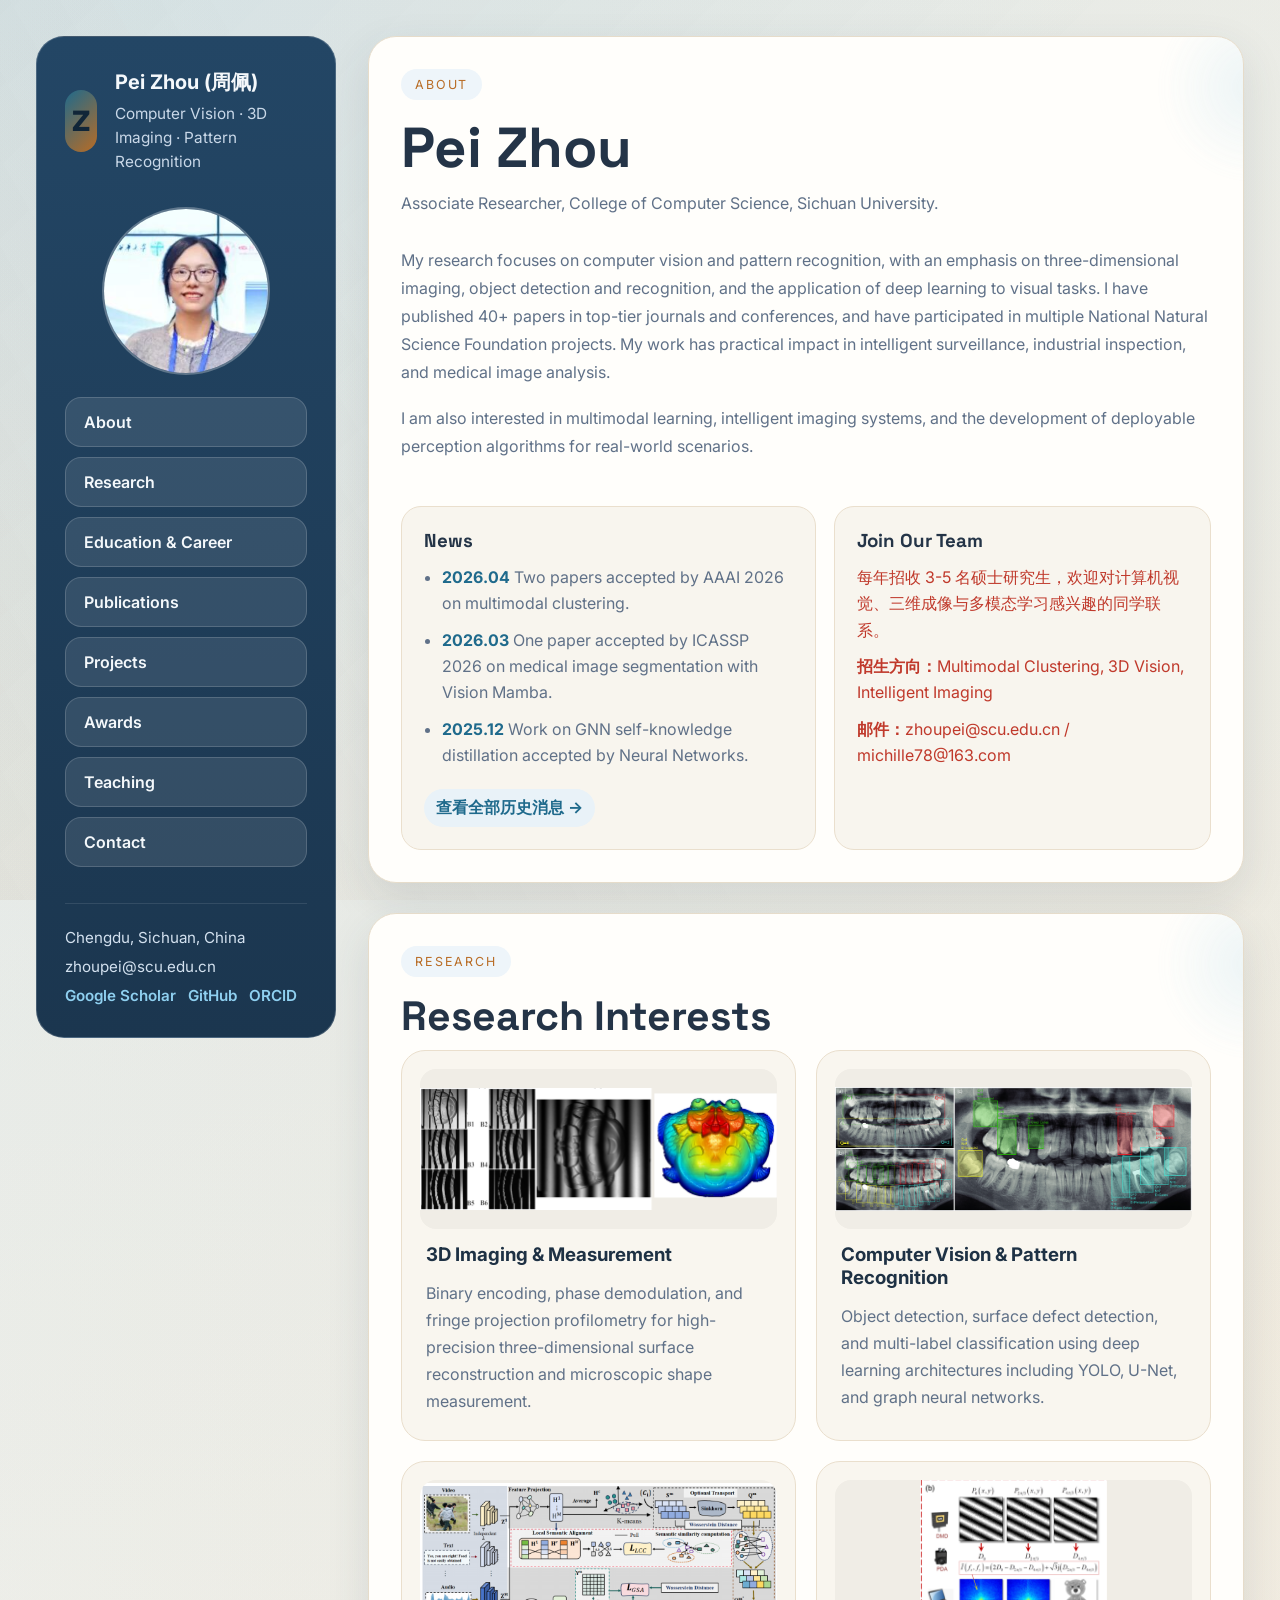
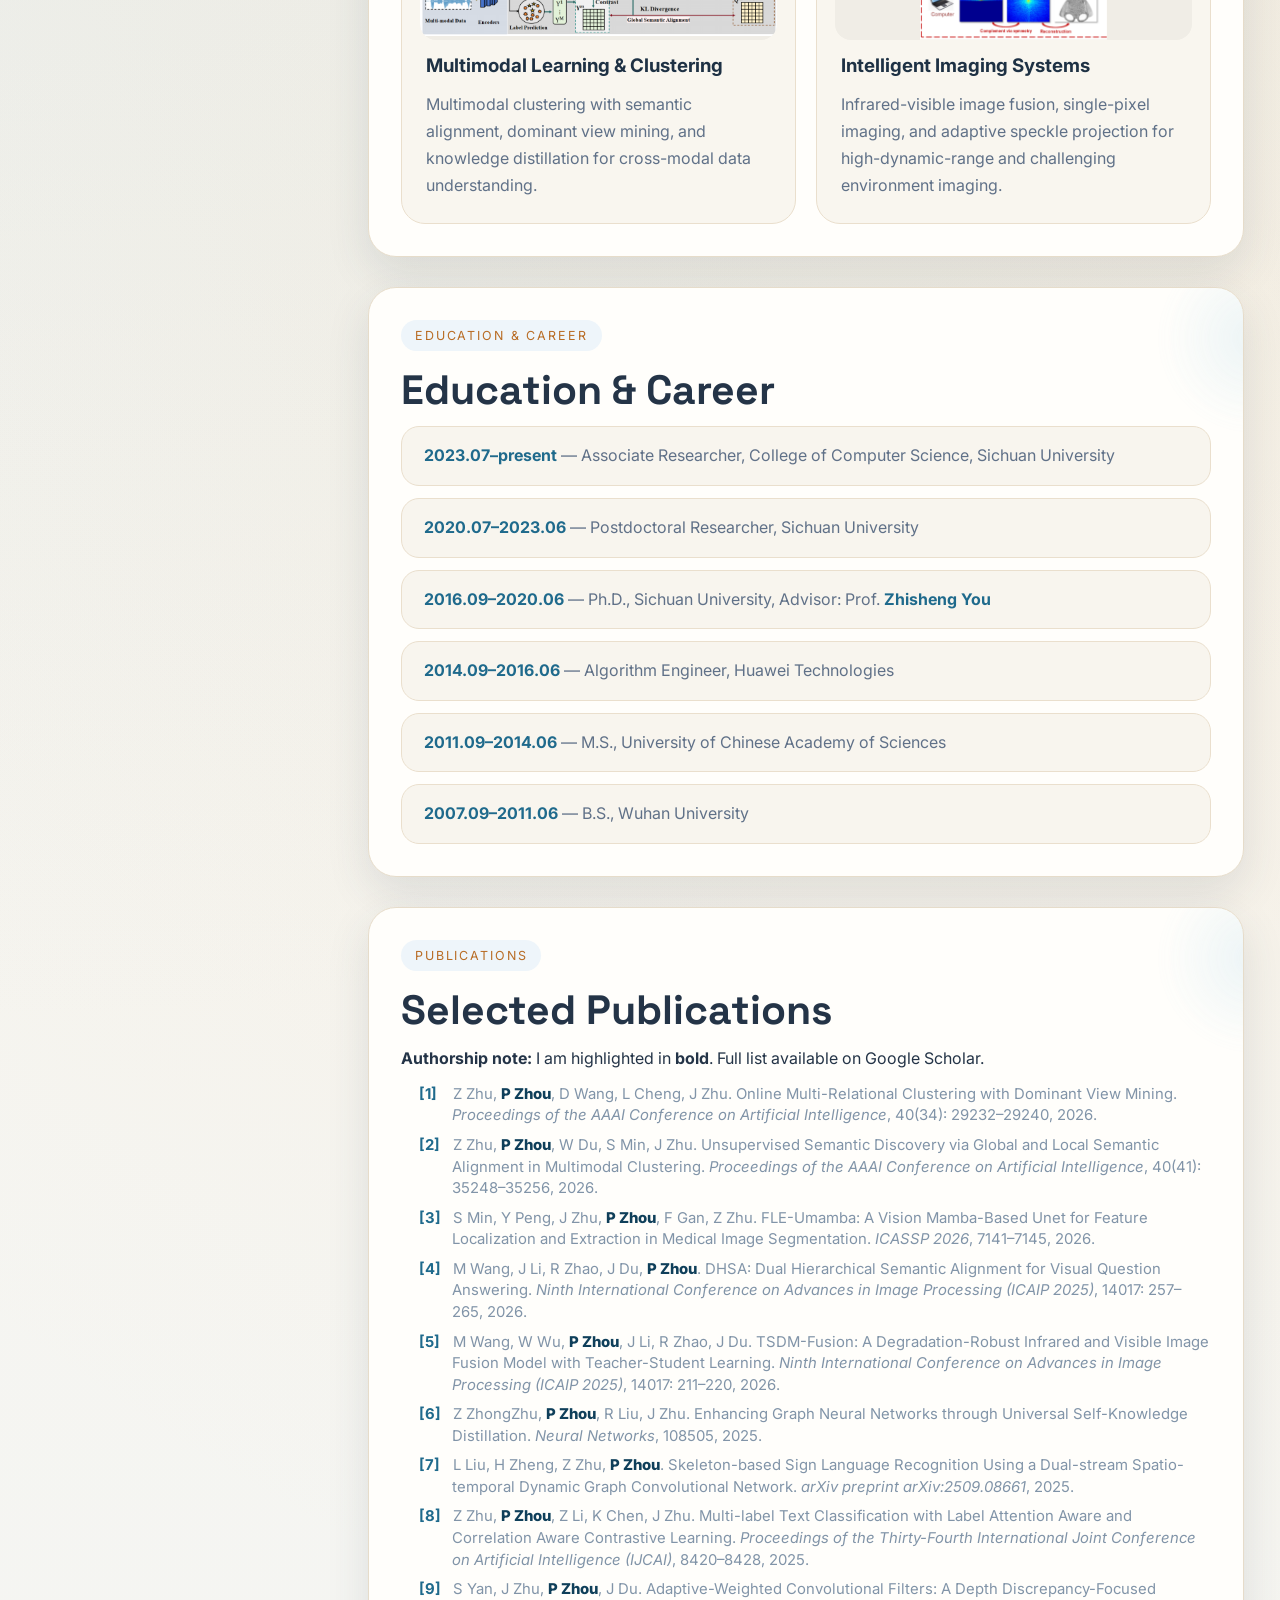
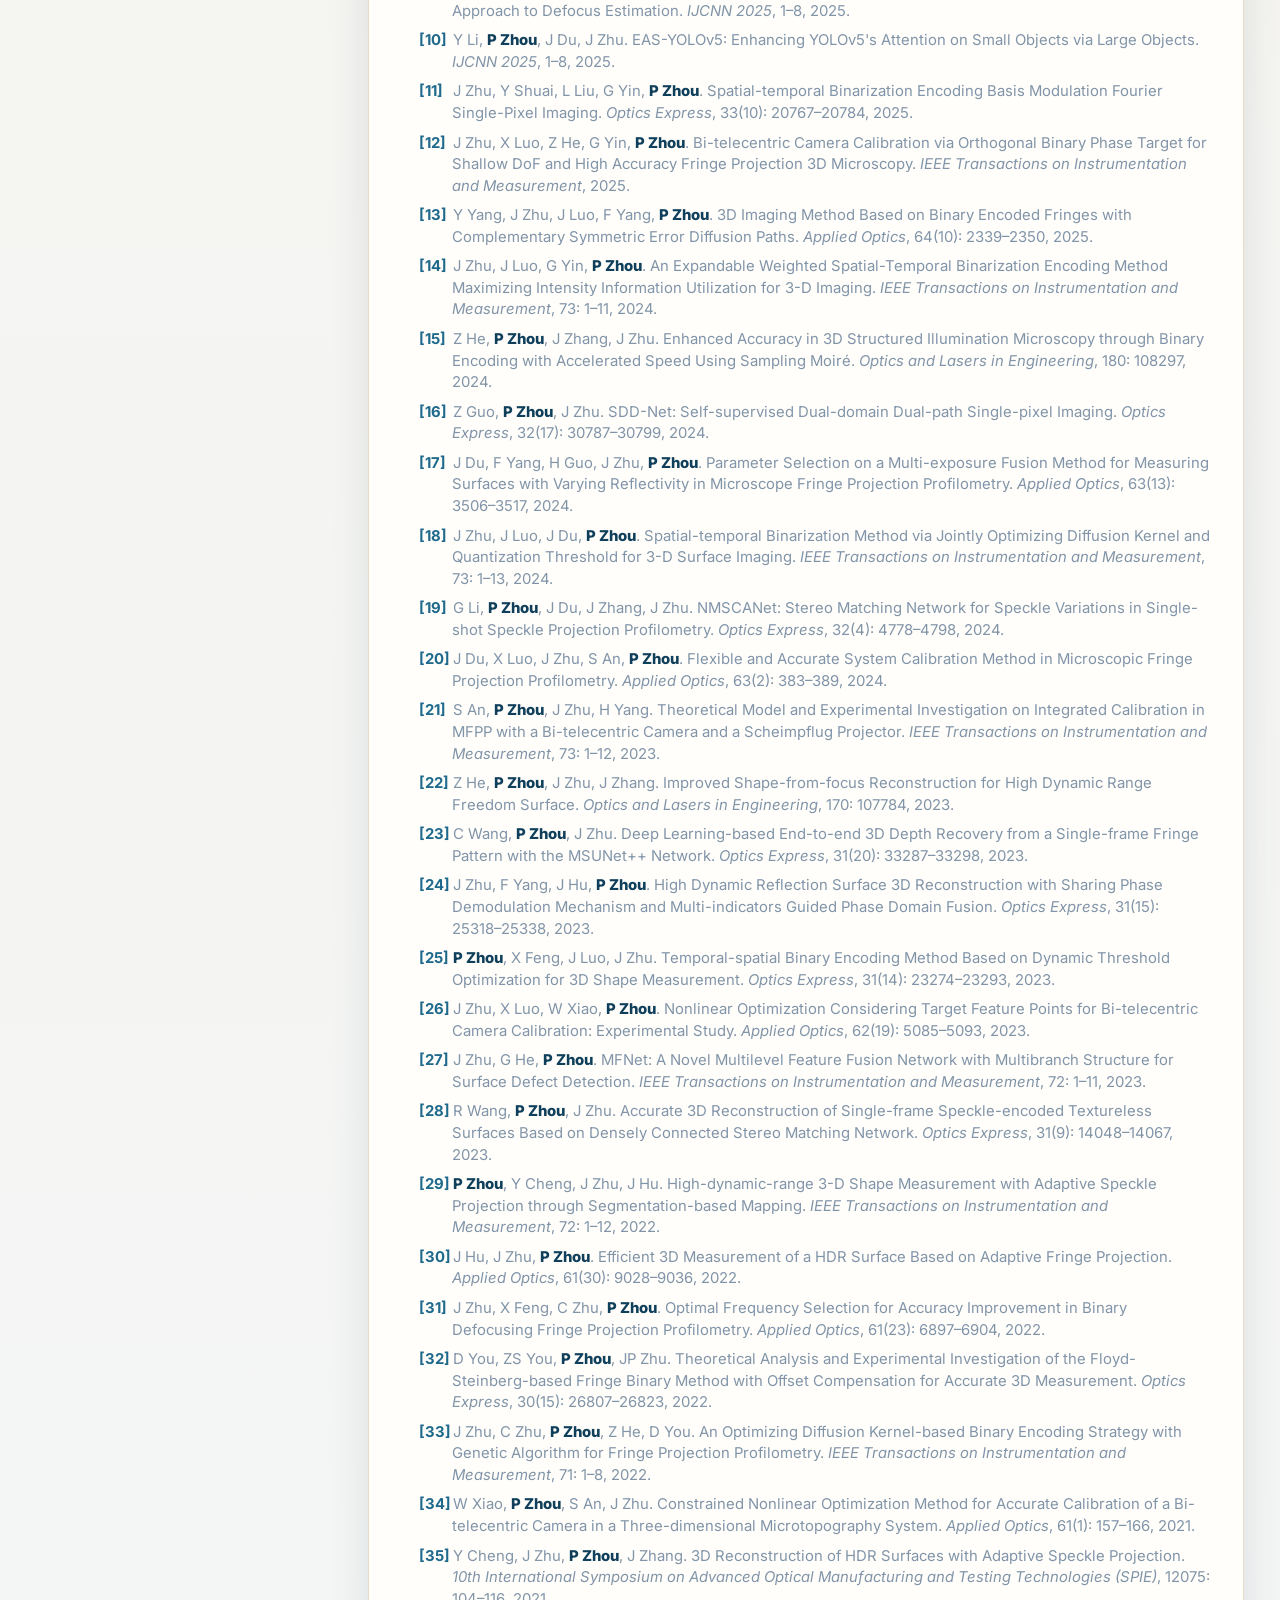
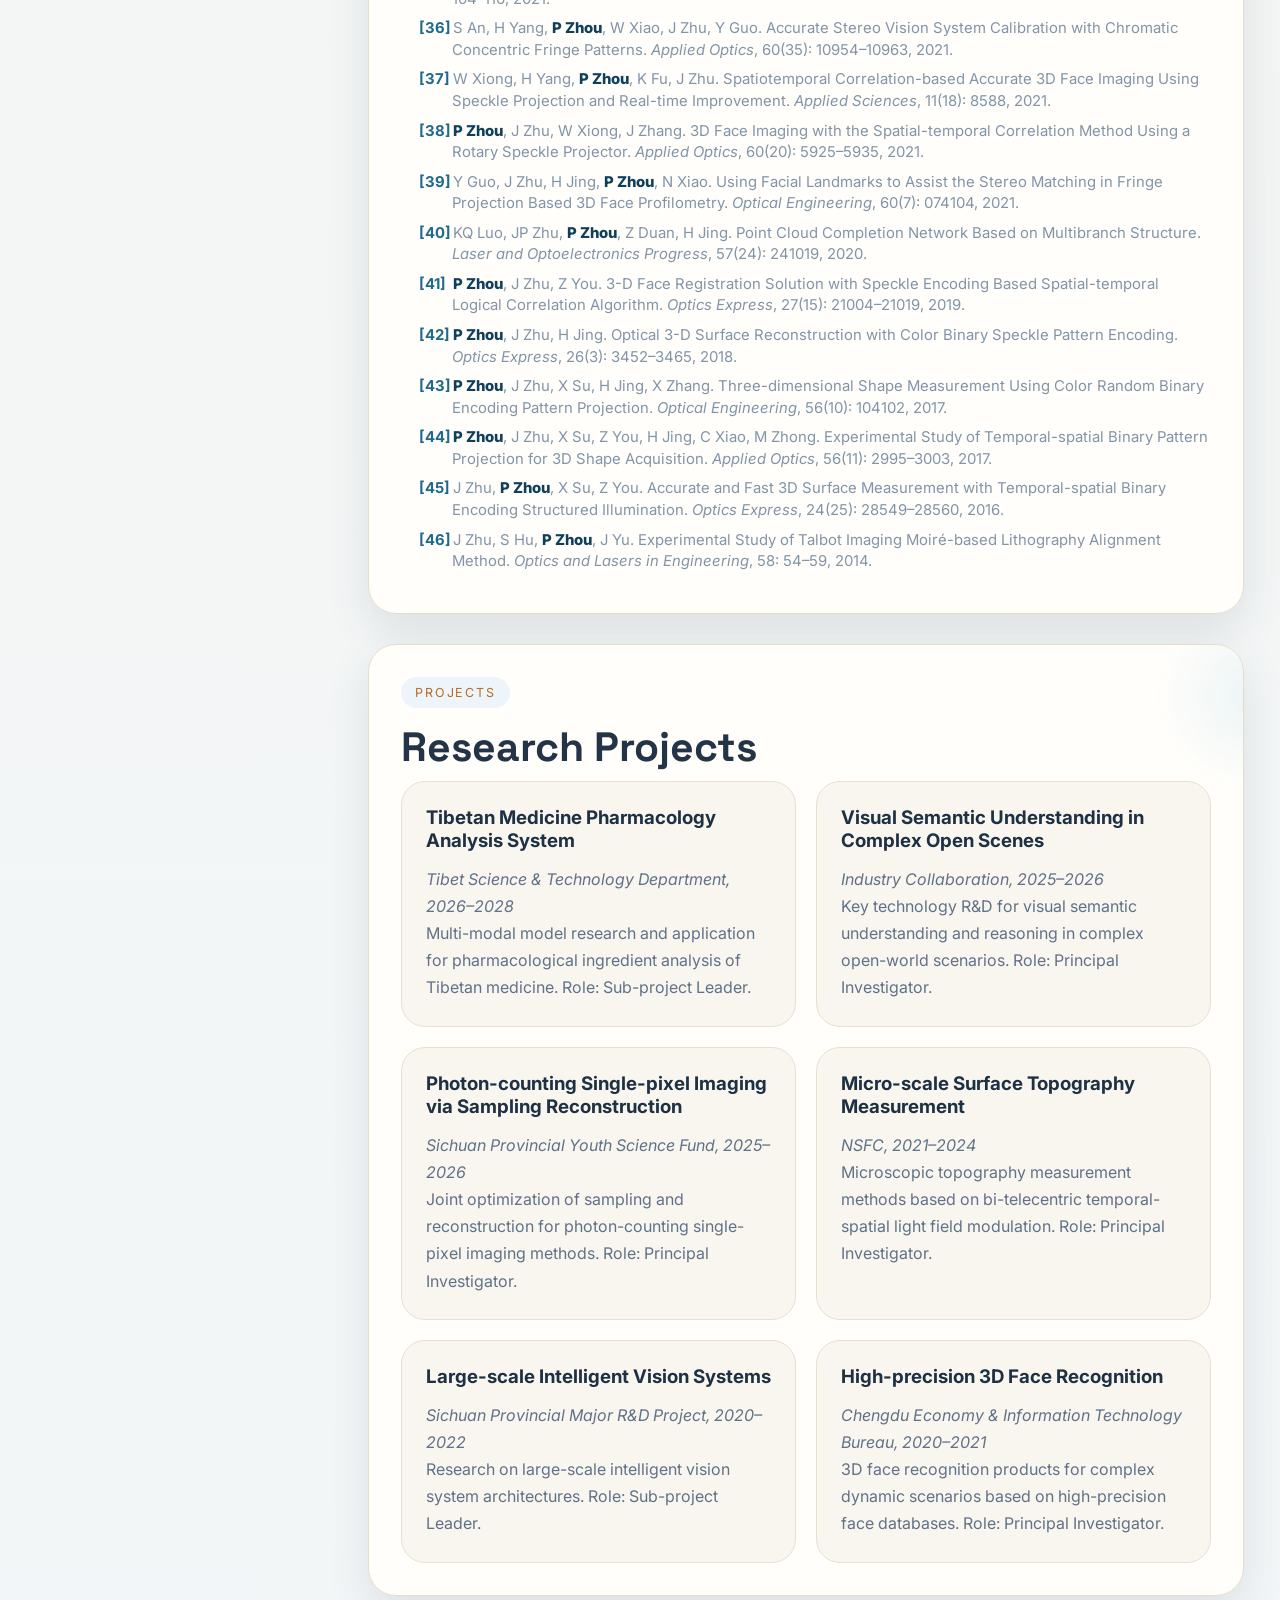
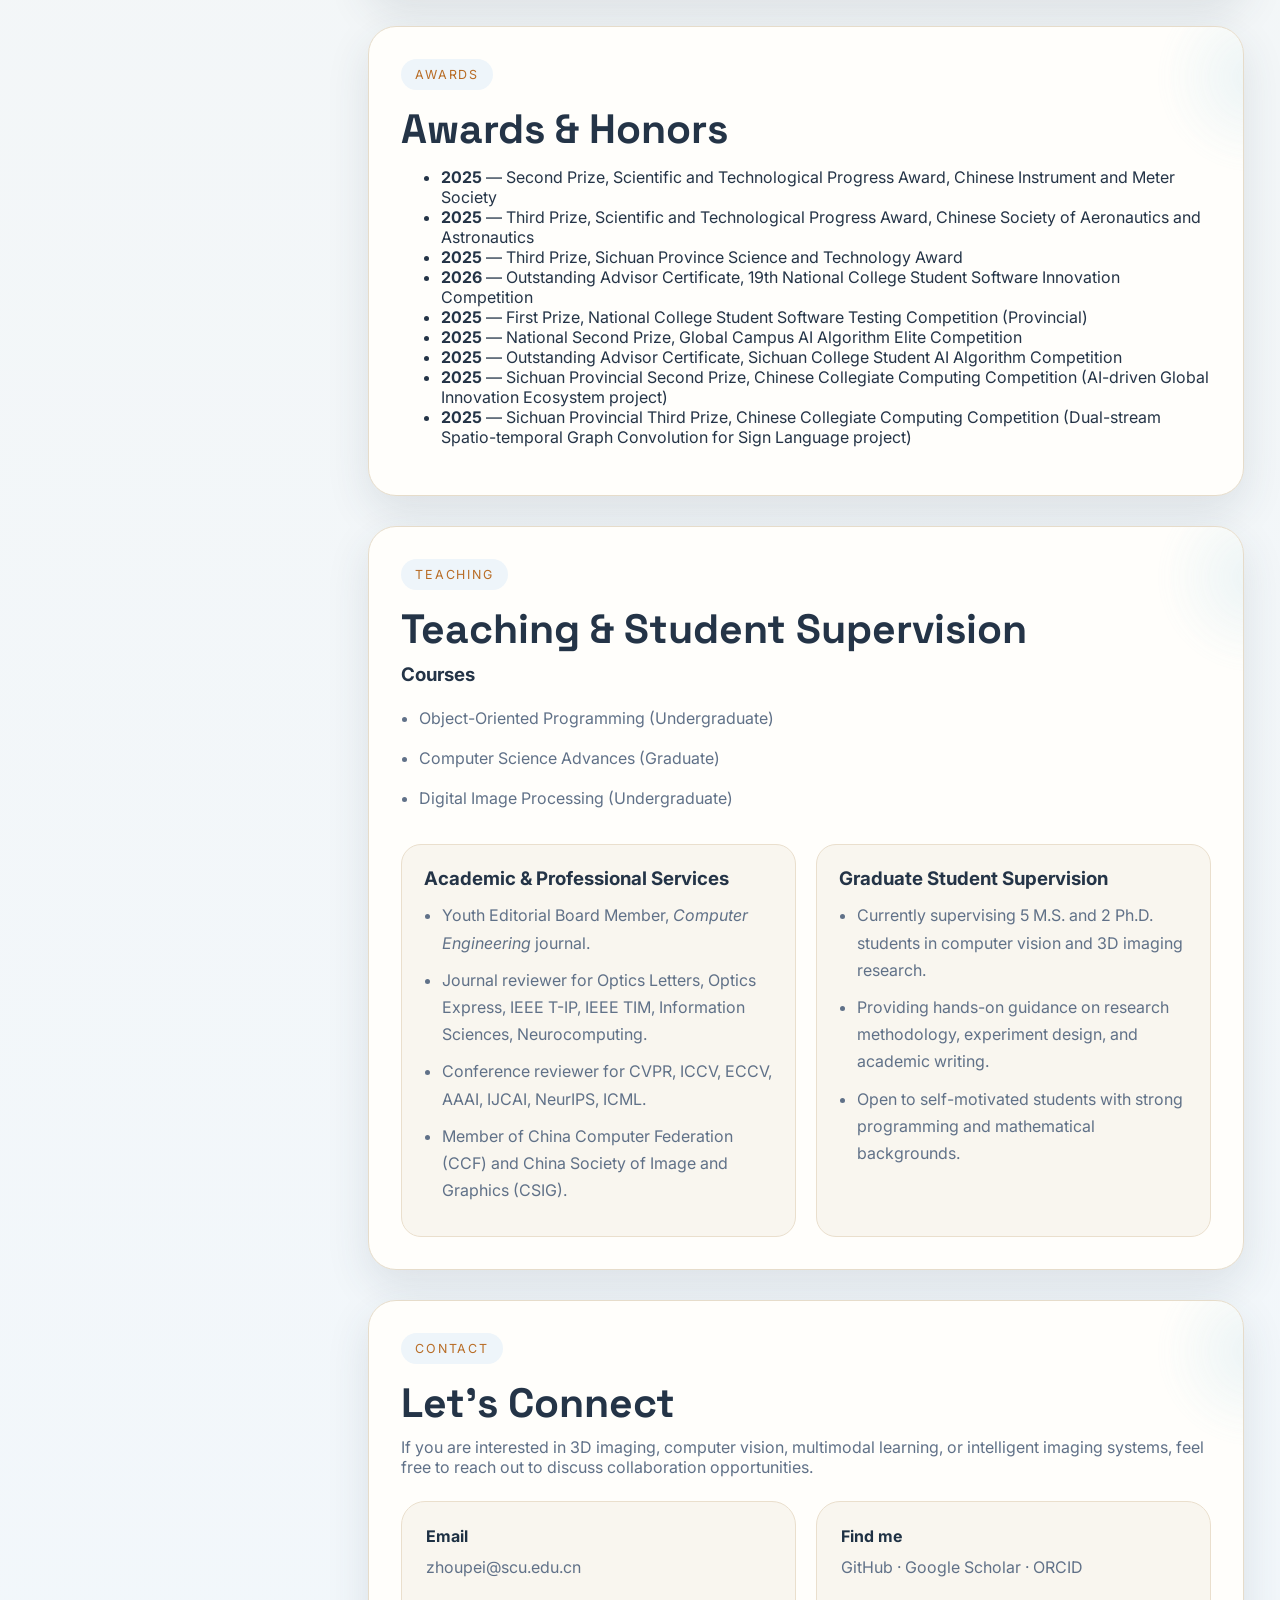
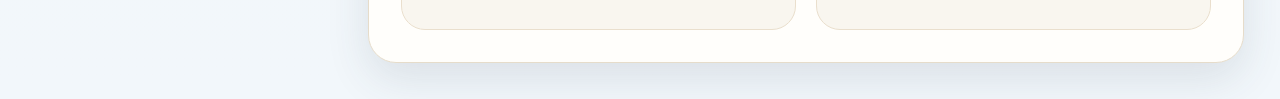
<file: index.html>
<!DOCTYPE html>
<html lang="en">

<head>
    <meta charset="UTF-8" />
    <meta name="viewport" content="width=device-width, initial-scale=1.0" />
    <title>Pei Zhou — Academic Homepage</title>
    <meta name="description" content="Pei Zhou — Associate Researcher at Sichuan University. Research in computer vision, 3D imaging, and pattern recognition." />
    <link rel="stylesheet" href="styles.css" />
    <link rel="preconnect" href="https://fonts.googleapis.com" />
    <link rel="preconnect" href="https://fonts.gstatic.com" crossorigin />
    <link href="https://fonts.googleapis.com/css2?family=Inter:wght@400;500;600;700;800&family=Space+Grotesk:wght@500;600;700&display=swap" rel="stylesheet" />
</head>

<body>
    <div class="page-shell">
        <aside class="sidebar" aria-label="Main navigation">
            <div class="brand-block">
                <div class="brand-badge">Z</div>
                <div>
                    <p class="brand-label">Pei Zhou (周佩)</p>
                    <p class="brand-role">Computer Vision · 3D Imaging · Pattern Recognition</p>
                </div>
            </div>
            <a class="sidebar-photo" href="https://images.unsplash.com/photo-1494790108377-be9c29b29330" target="_blank" rel="noopener noreferrer">
                <img src="images/profile.png" alt="Portrait of Pei Zhou" />
            </a>
            <nav class="nav-menu">
                <a class="nav-link" href="#about">About</a>
                <a class="nav-link" href="#research">Research</a>
                <a class="nav-link" href="#cv">Education &amp; Career</a>
                <a class="nav-link" href="#publications">Publications</a>
                <a class="nav-link" href="#projects">Projects</a>
                <a class="nav-link" href="#awards">Awards</a>
                <a class="nav-link" href="#teaching">Teaching</a>
                <a class="nav-link" href="#contact">Contact</a>
            </nav>
            <div class="sidebar-footer">
                <p>Chengdu, Sichuan, China</p>
                <p><a href="mailto:zhoupei@scu.edu.cn">zhoupei@scu.edu.cn</a></p>
                <div class="footer-links">
                    <a href="https://scholar.google.com/citations?user=IvUsskcAAAAJ&hl=en" target="_blank" rel="noopener noreferrer">Google Scholar</a>
                    <a href="https://github.com/michille78" target="_blank" rel="noopener noreferrer">GitHub</a>
                    <a href="https://orcid.org/0000-0003-1631-3637" target="_blank" rel="noopener noreferrer">ORCID</a>
                </div>
            </div>
        </aside>

        <main class="content">
            <section id="about" class="panel intro-panel">
                <div class="section-head">
                    <span class="section-tag">About</span>
                    <h1>Pei Zhou</h1>
                    <p class="section-subtitle">Associate Researcher, College of Computer Science, Sichuan University.</p>
                </div>
                <div class="about-grid">
                    <div>
                        <p>My research focuses on computer vision and pattern recognition, with an emphasis on three-dimensional imaging, object detection and recognition, and the application of deep learning to visual tasks. I have published 40+ papers in top-tier journals and conferences, and have participated in multiple National Natural Science Foundation projects. My work has practical impact in intelligent surveillance, industrial inspection, and medical image analysis.</p>
                        <p>I am also interested in multimodal learning, intelligent imaging systems, and the development of deployable perception algorithms for real-world scenarios.</p>
                    </div>
                </div>
                <div class="info-strip">
                    <article class="info-card news-card">
                        <h3>News</h3>
                        <ul>
                            <li><strong>2026.04</strong> Two papers accepted by AAAI 2026 on multimodal clustering.</li>
                            <li><strong>2026.03</strong> One paper accepted by ICASSP 2026 on medical image segmentation with Vision Mamba.</li>
                            <li><strong>2025.12</strong> Work on GNN self-knowledge distillation accepted by Neural Networks.</li>
                        </ul>
                        <a class="news-more-link" href="news.html">查看全部历史消息 -></a>
                    </article>
                    <article class="info-card recruit-card">
                        <h3>Join Our Team</h3>
                        <p>每年招收 3-5 名硕士研究生，欢迎对计算机视觉、三维成像与多模态学习感兴趣的同学联系。</p>
                        <p><strong>招生方向：</strong>Multimodal Clustering, 3D Vision, Intelligent Imaging</p>
                        <p><strong>邮件：</strong><a href="mailto:zhoupei@scu.edu.cn">zhoupei@scu.edu.cn</a> / <a href="mailto:michille78@163.com">michille78@163.com</a></p>
                    </article>
                </div>
            </section>

            <section id="research" class="panel">
                <div class="section-head">
                    <span class="section-tag">Research</span>
                    <h2>Research Interests</h2>
                </div>
                <div class="feature-grid">
                    <article class="feature-card">
                        <a class="feature-image-link" href="images/01.png" target="_blank" rel="noopener noreferrer">
                            <img class="feature-image" src="images/01.png?auto=format&fit=crop&w=600&q=80" alt="3D imaging and measurement" />
                        </a>
                        <h3>3D Imaging &amp; Measurement</h3>
                        <p>Binary encoding, phase demodulation, and fringe projection profilometry for high-precision three-dimensional surface reconstruction and microscopic shape measurement.</p>
                    </article>
                    <article class="feature-card">
                        <a class="feature-image-link" href="images/02.png" target="_blank" rel="noopener noreferrer">
                            <img class="feature-image" src="images/02.png?auto=format&fit=crop&w=600&q=80" alt="Computer vision and pattern recognition" />
                        </a>
                        <h3>Computer Vision &amp; Pattern Recognition</h3>
                        <p>Object detection, surface defect detection, and multi-label classification using deep learning architectures including YOLO, U-Net, and graph neural networks.</p>
                    </article>
                    <article class="feature-card">
                        <a class="feature-image-link" href="images/03.png" target="_blank" rel="noopener noreferrer">
                            <img class="feature-image" src="images/03.png?auto=format&fit=crop&w=600&q=80" alt="Multimodal learning and clustering" />
                        </a>
                        <h3>Multimodal Learning &amp; Clustering</h3>
                        <p>Multimodal clustering with semantic alignment, dominant view mining, and knowledge distillation for cross-modal data understanding.</p>
                    </article>
                    <article class="feature-card">
                        <a class="feature-image-link" href="images/04.png" target="_blank" rel="noopener noreferrer">
                            <img class="feature-image" src="images/04.png?auto=format&fit=crop&w=600&q=80" alt="Intelligent imaging systems" />
                        </a>
                        <h3>Intelligent Imaging Systems</h3>
                        <p>Infrared-visible image fusion, single-pixel imaging, and adaptive speckle projection for high-dynamic-range and challenging environment imaging.</p>
                    </article>
                </div>
            </section>

            <section id="cv" class="panel">
                <div class="section-head">
                    <span class="section-tag">Education &amp; Career</span>
                    <h2>Education &amp; Career</h2>
                </div>
                <ul class="cv-list">
                    <li><strong>2023.07–present</strong> — Associate Researcher, College of Computer Science, Sichuan University</li>
                    <li><strong>2020.07–2023.06</strong> — Postdoctoral Researcher, Sichuan University</li>
                    <li><strong>2016.09–2020.06</strong> — Ph.D., Sichuan University, Advisor: Prof. <a href="https://cs.scu.edu.cn/info/1359/16759.htm" target="_blank" rel="noopener noreferrer"><strong>Zhisheng You</strong></a></li>
                    <li><strong>2014.09–2016.06</strong> — Algorithm Engineer, Huawei Technologies</li>
                    <li><strong>2011.09–2014.06</strong> — M.S., University of Chinese Academy of Sciences</li>
                    <li><strong>2007.09–2011.06</strong> — B.S., Wuhan University</li>
                </ul>
            </section>

            <section id="publications" class="panel">
                <div class="section-head">
                    <span class="section-tag">Publications</span>
                    <h2>Selected Publications</h2>
                    <p><strong>Authorship note:</strong> I am highlighted in <strong>bold</strong>. Full list available on <a href="https://scholar.google.com/citations?user=IvUsskcAAAAJ&hl=en" target="_blank" rel="noopener noreferrer">Google Scholar</a>.</p>
                </div>
                <ol class="reference-list">
                    <li>Z Zhu, <strong>P Zhou</strong>, D Wang, L Cheng, J Zhu. Online Multi-Relational Clustering with Dominant View Mining. <em>Proceedings of the AAAI Conference on Artificial Intelligence</em>, 40(34): 29232–29240, 2026.</li>
                    <li>Z Zhu, <strong>P Zhou</strong>, W Du, S Min, J Zhu. Unsupervised Semantic Discovery via Global and Local Semantic Alignment in Multimodal Clustering. <em>Proceedings of the AAAI Conference on Artificial Intelligence</em>, 40(41): 35248–35256, 2026.</li>
                    <li>S Min, Y Peng, J Zhu, <strong>P Zhou</strong>, F Gan, Z Zhu. FLE-Umamba: A Vision Mamba-Based Unet for Feature Localization and Extraction in Medical Image Segmentation. <em>ICASSP 2026</em>, 7141–7145, 2026.</li>
                    <li>M Wang, J Li, R Zhao, J Du, <strong>P Zhou</strong>. DHSA: Dual Hierarchical Semantic Alignment for Visual Question Answering. <em>Ninth International Conference on Advances in Image Processing (ICAIP 2025)</em>, 14017: 257–265, 2026.</li>
                    <li>M Wang, W Wu, <strong>P Zhou</strong>, J Li, R Zhao, J Du. TSDM-Fusion: A Degradation-Robust Infrared and Visible Image Fusion Model with Teacher-Student Learning. <em>Ninth International Conference on Advances in Image Processing (ICAIP 2025)</em>, 14017: 211–220, 2026.</li>
                    <li>Z ZhongZhu, <strong>P Zhou</strong>, R Liu, J Zhu. Enhancing Graph Neural Networks through Universal Self-Knowledge Distillation. <em>Neural Networks</em>, 108505, 2025.</li>
                    <li>L Liu, H Zheng, Z Zhu, <strong>P Zhou</strong>. Skeleton-based Sign Language Recognition Using a Dual-stream Spatio-temporal Dynamic Graph Convolutional Network. <em>arXiv preprint arXiv:2509.08661</em>, 2025.</li>
                    <li>Z Zhu, <strong>P Zhou</strong>, Z Li, K Chen, J Zhu. Multi-label Text Classification with Label Attention Aware and Correlation Aware Contrastive Learning. <em>Proceedings of the Thirty-Fourth International Joint Conference on Artificial Intelligence (IJCAI)</em>, 8420–8428, 2025.</li>
                    <li>S Yan, J Zhu, <strong>P Zhou</strong>, J Du. Adaptive-Weighted Convolutional Filters: A Depth Discrepancy-Focused Approach to Defocus Estimation. <em>IJCNN 2025</em>, 1–8, 2025.</li>
                    <li>Y Li, <strong>P Zhou</strong>, J Du, J Zhu. EAS-YOLOv5: Enhancing YOLOv5's Attention on Small Objects via Large Objects. <em>IJCNN 2025</em>, 1–8, 2025.</li>
                    <li>J Zhu, Y Shuai, L Liu, G Yin, <strong>P Zhou</strong>. Spatial-temporal Binarization Encoding Basis Modulation Fourier Single-Pixel Imaging. <em>Optics Express</em>, 33(10): 20767–20784, 2025.</li>
                    <li>J Zhu, X Luo, Z He, G Yin, <strong>P Zhou</strong>. Bi-telecentric Camera Calibration via Orthogonal Binary Phase Target for Shallow DoF and High Accuracy Fringe Projection 3D Microscopy. <em>IEEE Transactions on Instrumentation and Measurement</em>, 2025.</li>
                    <li>Y Yang, J Zhu, J Luo, F Yang, <strong>P Zhou</strong>. 3D Imaging Method Based on Binary Encoded Fringes with Complementary Symmetric Error Diffusion Paths. <em>Applied Optics</em>, 64(10): 2339–2350, 2025.</li>
                    <li>J Zhu, J Luo, G Yin, <strong>P Zhou</strong>. An Expandable Weighted Spatial-Temporal Binarization Encoding Method Maximizing Intensity Information Utilization for 3-D Imaging. <em>IEEE Transactions on Instrumentation and Measurement</em>, 73: 1–11, 2024.</li>
                    <li>Z He, <strong>P Zhou</strong>, J Zhang, J Zhu. Enhanced Accuracy in 3D Structured Illumination Microscopy through Binary Encoding with Accelerated Speed Using Sampling Moiré. <em>Optics and Lasers in Engineering</em>, 180: 108297, 2024.</li>
                    <li>Z Guo, <strong>P Zhou</strong>, J Zhu. SDD-Net: Self-supervised Dual-domain Dual-path Single-pixel Imaging. <em>Optics Express</em>, 32(17): 30787–30799, 2024.</li>
                    <li>J Du, F Yang, H Guo, J Zhu, <strong>P Zhou</strong>. Parameter Selection on a Multi-exposure Fusion Method for Measuring Surfaces with Varying Reflectivity in Microscope Fringe Projection Profilometry. <em>Applied Optics</em>, 63(13): 3506–3517, 2024.</li>
                    <li>J Zhu, J Luo, J Du, <strong>P Zhou</strong>. Spatial-temporal Binarization Method via Jointly Optimizing Diffusion Kernel and Quantization Threshold for 3-D Surface Imaging. <em>IEEE Transactions on Instrumentation and Measurement</em>, 73: 1–13, 2024.</li>
                    <li>G Li, <strong>P Zhou</strong>, J Du, J Zhang, J Zhu. NMSCANet: Stereo Matching Network for Speckle Variations in Single-shot Speckle Projection Profilometry. <em>Optics Express</em>, 32(4): 4778–4798, 2024.</li>
                    <li>J Du, X Luo, J Zhu, S An, <strong>P Zhou</strong>. Flexible and Accurate System Calibration Method in Microscopic Fringe Projection Profilometry. <em>Applied Optics</em>, 63(2): 383–389, 2024.</li>
                    <li>S An, <strong>P Zhou</strong>, J Zhu, H Yang. Theoretical Model and Experimental Investigation on Integrated Calibration in MFPP with a Bi-telecentric Camera and a Scheimpflug Projector. <em>IEEE Transactions on Instrumentation and Measurement</em>, 73: 1–12, 2023.</li>
                    <li>Z He, <strong>P Zhou</strong>, J Zhu, J Zhang. Improved Shape-from-focus Reconstruction for High Dynamic Range Freedom Surface. <em>Optics and Lasers in Engineering</em>, 170: 107784, 2023.</li>
                    <li>C Wang, <strong>P Zhou</strong>, J Zhu. Deep Learning-based End-to-end 3D Depth Recovery from a Single-frame Fringe Pattern with the MSUNet++ Network. <em>Optics Express</em>, 31(20): 33287–33298, 2023.</li>
                    <li>J Zhu, F Yang, J Hu, <strong>P Zhou</strong>. High Dynamic Reflection Surface 3D Reconstruction with Sharing Phase Demodulation Mechanism and Multi-indicators Guided Phase Domain Fusion. <em>Optics Express</em>, 31(15): 25318–25338, 2023.</li>
                    <li><strong>P Zhou</strong>, X Feng, J Luo, J Zhu. Temporal-spatial Binary Encoding Method Based on Dynamic Threshold Optimization for 3D Shape Measurement. <em>Optics Express</em>, 31(14): 23274–23293, 2023.</li>
                    <li>J Zhu, X Luo, W Xiao, <strong>P Zhou</strong>. Nonlinear Optimization Considering Target Feature Points for Bi-telecentric Camera Calibration: Experimental Study. <em>Applied Optics</em>, 62(19): 5085–5093, 2023.</li>
                    <li>J Zhu, G He, <strong>P Zhou</strong>. MFNet: A Novel Multilevel Feature Fusion Network with Multibranch Structure for Surface Defect Detection. <em>IEEE Transactions on Instrumentation and Measurement</em>, 72: 1–11, 2023.</li>
                    <li>R Wang, <strong>P Zhou</strong>, J Zhu. Accurate 3D Reconstruction of Single-frame Speckle-encoded Textureless Surfaces Based on Densely Connected Stereo Matching Network. <em>Optics Express</em>, 31(9): 14048–14067, 2023.</li>
                    <li><strong>P Zhou</strong>, Y Cheng, J Zhu, J Hu. High-dynamic-range 3-D Shape Measurement with Adaptive Speckle Projection through Segmentation-based Mapping. <em>IEEE Transactions on Instrumentation and Measurement</em>, 72: 1–12, 2022.</li>
                    <li>J Hu, J Zhu, <strong>P Zhou</strong>. Efficient 3D Measurement of a HDR Surface Based on Adaptive Fringe Projection. <em>Applied Optics</em>, 61(30): 9028–9036, 2022.</li>
                    <li>J Zhu, X Feng, C Zhu, <strong>P Zhou</strong>. Optimal Frequency Selection for Accuracy Improvement in Binary Defocusing Fringe Projection Profilometry. <em>Applied Optics</em>, 61(23): 6897–6904, 2022.</li>
                    <li>D You, ZS You, <strong>P Zhou</strong>, JP Zhu. Theoretical Analysis and Experimental Investigation of the Floyd-Steinberg-based Fringe Binary Method with Offset Compensation for Accurate 3D Measurement. <em>Optics Express</em>, 30(15): 26807–26823, 2022.</li>
                    <li>J Zhu, C Zhu, <strong>P Zhou</strong>, Z He, D You. An Optimizing Diffusion Kernel-based Binary Encoding Strategy with Genetic Algorithm for Fringe Projection Profilometry. <em>IEEE Transactions on Instrumentation and Measurement</em>, 71: 1–8, 2022.</li>
                    <li>W Xiao, <strong>P Zhou</strong>, S An, J Zhu. Constrained Nonlinear Optimization Method for Accurate Calibration of a Bi-telecentric Camera in a Three-dimensional Microtopography System. <em>Applied Optics</em>, 61(1): 157–166, 2021.</li>
                    <li>Y Cheng, J Zhu, <strong>P Zhou</strong>, J Zhang. 3D Reconstruction of HDR Surfaces with Adaptive Speckle Projection. <em>10th International Symposium on Advanced Optical Manufacturing and Testing Technologies (SPIE)</em>, 12075: 104–116, 2021.</li>
                    <li>S An, H Yang, <strong>P Zhou</strong>, W Xiao, J Zhu, Y Guo. Accurate Stereo Vision System Calibration with Chromatic Concentric Fringe Patterns. <em>Applied Optics</em>, 60(35): 10954–10963, 2021.</li>
                    <li>W Xiong, H Yang, <strong>P Zhou</strong>, K Fu, J Zhu. Spatiotemporal Correlation-based Accurate 3D Face Imaging Using Speckle Projection and Real-time Improvement. <em>Applied Sciences</em>, 11(18): 8588, 2021.</li>
                    <li><strong>P Zhou</strong>, J Zhu, W Xiong, J Zhang. 3D Face Imaging with the Spatial-temporal Correlation Method Using a Rotary Speckle Projector. <em>Applied Optics</em>, 60(20): 5925–5935, 2021.</li>
                    <li>Y Guo, J Zhu, H Jing, <strong>P Zhou</strong>, N Xiao. Using Facial Landmarks to Assist the Stereo Matching in Fringe Projection Based 3D Face Profilometry. <em>Optical Engineering</em>, 60(7): 074104, 2021.</li>
                    <li>KQ Luo, JP Zhu, <strong>P Zhou</strong>, Z Duan, H Jing. Point Cloud Completion Network Based on Multibranch Structure. <em>Laser and Optoelectronics Progress</em>, 57(24): 241019, 2020.</li>
                    <li><strong>P Zhou</strong>, J Zhu, Z You. 3-D Face Registration Solution with Speckle Encoding Based Spatial-temporal Logical Correlation Algorithm. <em>Optics Express</em>, 27(15): 21004–21019, 2019.</li>
                    <li><strong>P Zhou</strong>, J Zhu, H Jing. Optical 3-D Surface Reconstruction with Color Binary Speckle Pattern Encoding. <em>Optics Express</em>, 26(3): 3452–3465, 2018.</li>
                    <li><strong>P Zhou</strong>, J Zhu, X Su, H Jing, X Zhang. Three-dimensional Shape Measurement Using Color Random Binary Encoding Pattern Projection. <em>Optical Engineering</em>, 56(10): 104102, 2017.</li>
                    <li><strong>P Zhou</strong>, J Zhu, X Su, Z You, H Jing, C Xiao, M Zhong. Experimental Study of Temporal-spatial Binary Pattern Projection for 3D Shape Acquisition. <em>Applied Optics</em>, 56(11): 2995–3003, 2017.</li>
                    <li>J Zhu, <strong>P Zhou</strong>, X Su, Z You. Accurate and Fast 3D Surface Measurement with Temporal-spatial Binary Encoding Structured Illumination. <em>Optics Express</em>, 24(25): 28549–28560, 2016.</li>
                    <li>J Zhu, S Hu, <strong>P Zhou</strong>, J Yu. Experimental Study of Talbot Imaging Moiré-based Lithography Alignment Method. <em>Optics and Lasers in Engineering</em>, 58: 54–59, 2014.</li>
                </ol>
            </section>

            <section id="projects" class="panel">
                <div class="section-head">
                    <span class="section-tag">Projects</span>
                    <h2>Research Projects</h2>
                </div>
                <div class="project-grid">
                    <article class="project-card">
                        <h3>Tibetan Medicine Pharmacology Analysis System</h3>
                        <p><em>Tibet Science &amp; Technology Department, 2026–2028</em></p>
                        <p>Multi-modal model research and application for pharmacological ingredient analysis of Tibetan medicine. Role: Sub-project Leader.</p>
                    </article>
                    <article class="project-card">
                        <h3>Visual Semantic Understanding in Complex Open Scenes</h3>
                        <p><em>Industry Collaboration, 2025–2026</em></p>
                        <p>Key technology R&amp;D for visual semantic understanding and reasoning in complex open-world scenarios. Role: Principal Investigator.</p>
                    </article>
                    <article class="project-card">
                        <h3>Photon-counting Single-pixel Imaging via Sampling Reconstruction</h3>
                        <p><em>Sichuan Provincial Youth Science Fund, 2025–2026</em></p>
                        <p>Joint optimization of sampling and reconstruction for photon-counting single-pixel imaging methods. Role: Principal Investigator.</p>
                    </article>
                    <article class="project-card">
                        <h3>Micro-scale Surface Topography Measurement</h3>
                        <p><em>NSFC, 2021–2024</em></p>
                        <p>Microscopic topography measurement methods based on bi-telecentric temporal-spatial light field modulation. Role: Principal Investigator.</p>
                    </article>
                    <article class="project-card">
                        <h3>Large-scale Intelligent Vision Systems</h3>
                        <p><em>Sichuan Provincial Major R&amp;D Project, 2020–2022</em></p>
                        <p>Research on large-scale intelligent vision system architectures. Role: Sub-project Leader.</p>
                    </article>
                    <article class="project-card">
                        <h3>High-precision 3D Face Recognition</h3>
                        <p><em>Chengdu Economy &amp; Information Technology Bureau, 2020–2021</em></p>
                        <p>3D face recognition products for complex dynamic scenarios based on high-precision face databases. Role: Principal Investigator.</p>
                    </article>
                </div>
            </section>

            <section id="awards" class="panel">
                <div class="section-head">
                    <span class="section-tag">Awards</span>
                    <h2>Awards &amp; Honors</h2>
                </div>
                <ul class="award-list">
                    <li><strong>2025</strong> — Second Prize, Scientific and Technological Progress Award, Chinese Instrument and Meter Society</li>
                    <li><strong>2025</strong> — Third Prize, Scientific and Technological Progress Award, Chinese Society of Aeronautics and Astronautics</li>
                    <li><strong>2025</strong> — Third Prize, Sichuan Province Science and Technology Award</li>
                    <li><strong>2026</strong> — Outstanding Advisor Certificate, 19th National College Student Software Innovation Competition</li>
                    <li><strong>2025</strong> — First Prize, National College Student Software Testing Competition (Provincial)</li>
                    <li><strong>2025</strong> — National Second Prize, Global Campus AI Algorithm Elite Competition</li>
                    <li><strong>2025</strong> — Outstanding Advisor Certificate, Sichuan College Student AI Algorithm Competition</li>
                    <li><strong>2025</strong> — Sichuan Provincial Second Prize, Chinese Collegiate Computing Competition (AI-driven Global Innovation Ecosystem project)</li>
                    <li><strong>2025</strong> — Sichuan Provincial Third Prize, Chinese Collegiate Computing Competition (Dual-stream Spatio-temporal Graph Convolution for Sign Language project)</li>
                </ul>
            </section>

            <section id="teaching" class="panel">
                <div class="section-head">
                    <span class="section-tag">Teaching</span>
                    <h2>Teaching &amp; Student Supervision</h2>
                </div>
                <div class="teaching-grid">
                    <div>
                        <h3>Courses</h3>
                        <ul>
                            <li>Object-Oriented Programming (Undergraduate)</li>
                            <li>Computer Science Advances (Graduate)</li>
                            <li>Digital Image Processing (Undergraduate)</li>
                        </ul>
                    </div>
                    <div>
                        <!-- <h3>Student Supervision</h3>
                        <ul>
                            <li>Supervising M.S. and Ph.D. students in structured-light 3D imaging and multimodal learning research.</li>
                            <li>Supporting students in publishing high-quality papers and participating in international conferences.</li>
                            <li>Encouraging interdisciplinary projects combining optics, AI, and medical imaging teams.</li>
                            <li>Multiple student teams won awards in national AI and software competitions with Outstanding Advisor recognition.</li>
                        </ul> -->
                    </div>
                </div>
                <div class="extra-grid">
                    <article class="extra-card">
                        <h3>Academic &amp; Professional Services</h3>
                        <ul>
                            <li>Youth Editorial Board Member, <em>Computer Engineering</em> journal.</li>
                            <li>Journal reviewer for Optics Letters, Optics Express, IEEE T-IP, IEEE TIM, Information Sciences, Neurocomputing.</li>
                            <li>Conference reviewer for CVPR, ICCV, ECCV, AAAI, IJCAI, NeurIPS, ICML.</li>
                            <li>Member of China Computer Federation (CCF) and China Society of Image and Graphics (CSIG).</li>
                        </ul>
                    </article>
                    <article class="extra-card">
                        <h3>Graduate Student Supervision</h3>
                        <ul>
                            <li>Currently supervising 5 M.S. and 2 Ph.D. students in computer vision and 3D imaging research.</li>
                            <!-- <li>Weekly group meetings with paper presentations and project progress discussions.</li> -->
                            <!-- <li>Encouraging students to publish at top conferences (CVPR, AAAI, IJCAI) and journals (IEEE T-PAMI, IJCV).</li> -->
                            <li>Providing hands-on guidance on research methodology, experiment design, and academic writing.</li>
                            <li>Open to self-motivated students with strong programming and mathematical backgrounds.</li>
                        </ul>
                    </article>
                </div>
            </section>

            <section id="contact" class="panel contact-panel">
                <div class="section-head">
                    <span class="section-tag">Contact</span>
                    <h2>Let's Connect</h2>
                </div>
                <p>If you are interested in 3D imaging, computer vision, multimodal learning, or intelligent imaging systems, feel free to reach out to discuss collaboration opportunities.</p>
                <div class="contact-cards">
                    <div class="contact-card">
                        <strong>Email</strong>
                        <p><a href="mailto:zhoupei@scu.edu.cn">zhoupei@scu.edu.cn</a></p>
                    </div>
                    <div class="contact-card">
                        <strong>Find me</strong>
                        <p><a href="https://github.com/michille78" target="_blank" rel="noopener noreferrer">GitHub</a> · <a href="https://scholar.google.com/citations?user=IvUsskcAAAAJ&hl=en" target="_blank" rel="noopener noreferrer">Google Scholar</a> · <a href="https://orcid.org/0000-0003-1631-3637" target="_blank" rel="noopener noreferrer">ORCID</a></p>
                    </div>
                </div>
            </section>
        </main>
    </div>
</body>

</html>
</file>
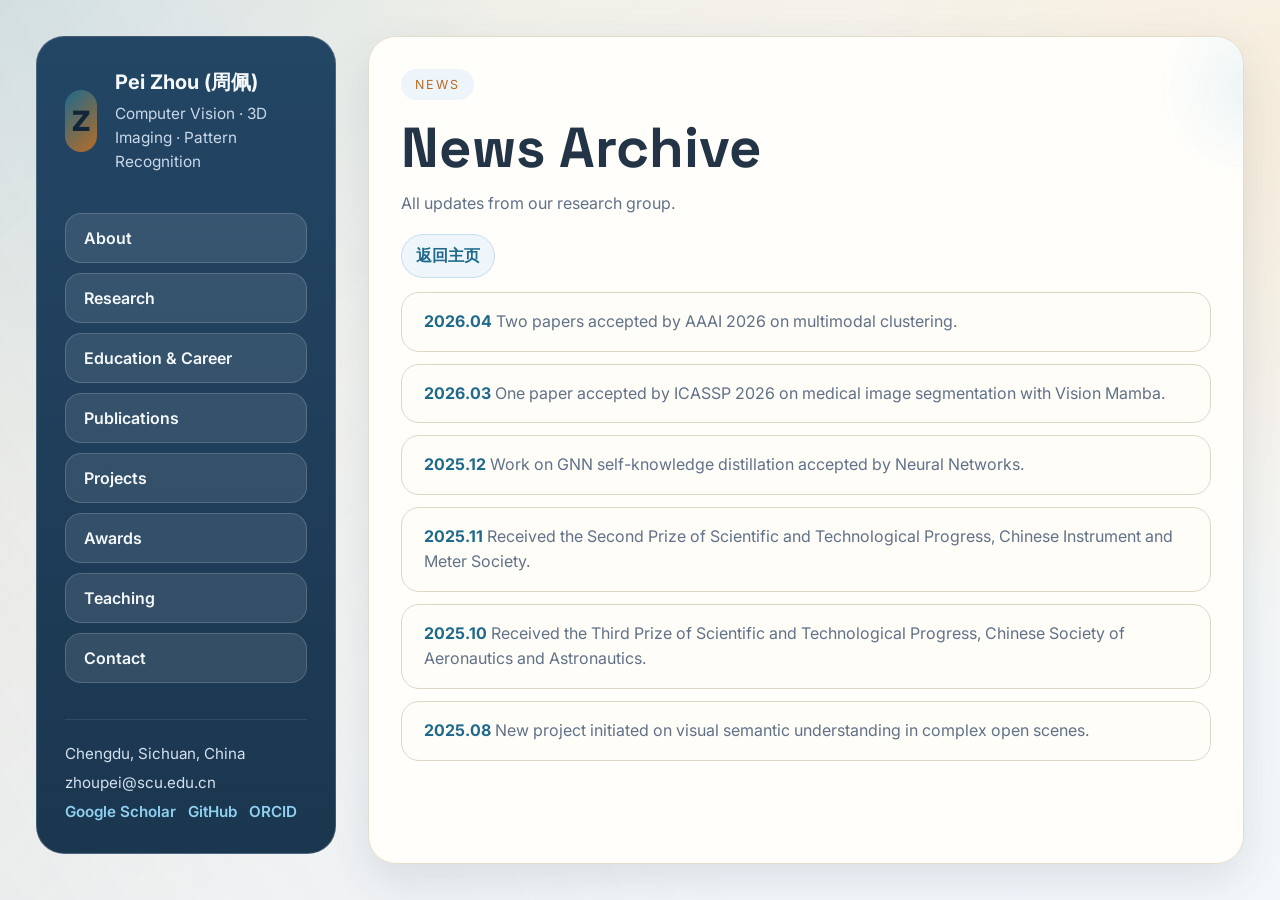
<file: news.html>
<!DOCTYPE html>
<html lang="en">

<head>
    <meta charset="UTF-8" />
    <meta name="viewport" content="width=device-width, initial-scale=1.0" />
    <title>News Archive — Pei Zhou</title>
    <meta name="description" content="News and updates from Pei Zhou's research group." />
    <link rel="stylesheet" href="styles.css" />
    <link rel="preconnect" href="https://fonts.googleapis.com" />
    <link rel="preconnect" href="https://fonts.gstatic.com" crossorigin />
    <link href="https://fonts.googleapis.com/css2?family=Inter:wght@400;500;600;700;800&family=Space+Grotesk:wght@500;600;700&display=swap" rel="stylesheet" />
</head>

<body>
    <div class="page-shell">
        <aside class="sidebar" aria-label="Main navigation">
            <div class="brand-block">
                <div class="brand-badge">Z</div>
                <div>
                    <p class="brand-label">Pei Zhou (周佩)</p>
                    <p class="brand-role">Computer Vision · 3D Imaging · Pattern Recognition</p>
                </div>
            </div>
            <nav class="nav-menu">
                <a class="nav-link" href="index.html#about">About</a>
                <a class="nav-link" href="index.html#research">Research</a>
                <a class="nav-link" href="index.html#cv">Education &amp; Career</a>
                <a class="nav-link" href="index.html#publications">Publications</a>
                <a class="nav-link" href="index.html#projects">Projects</a>
                <a class="nav-link" href="index.html#awards">Awards</a>
                <a class="nav-link" href="index.html#teaching">Teaching</a>
                <a class="nav-link" href="index.html#contact">Contact</a>
            </nav>
            <div class="sidebar-footer">
                <p>Chengdu, Sichuan, China</p>
                <p><a href="mailto:zhoupei@scu.edu.cn">zhoupei@scu.edu.cn</a></p>
                <div class="footer-links">
                    <a href="https://scholar.google.com/citations?user=IvUsskcAAAAJ&hl=en" target="_blank" rel="noopener noreferrer">Google Scholar</a>
                    <a href="https://github.com/michille78" target="_blank" rel="noopener noreferrer">GitHub</a>
                    <a href="https://orcid.org/0000-0003-1631-3637" target="_blank" rel="noopener noreferrer">ORCID</a>
                </div>
            </div>
        </aside>

        <main class="content">
            <section class="panel">
                <div class="section-head">
                    <span class="section-tag">News</span>
                    <h1>News Archive</h1>
                    <p class="section-subtitle">All updates from our research group.</p>
                    <a class="back-home-btn" href="index.html#about">返回主页</a>
                </div>
                <ul class="news-archive-list">
                    <li><strong>2026.04</strong> Two papers accepted by AAAI 2026 on multimodal clustering.</li>
                    <li><strong>2026.03</strong> One paper accepted by ICASSP 2026 on medical image segmentation with Vision Mamba.</li>
                    <li><strong>2025.12</strong> Work on GNN self-knowledge distillation accepted by Neural Networks.</li>
                    <li><strong>2025.11</strong> Received the Second Prize of Scientific and Technological Progress, Chinese Instrument and Meter Society.</li>
                    <li><strong>2025.10</strong> Received the Third Prize of Scientific and Technological Progress, Chinese Society of Aeronautics and Astronautics.</li>
                    <!-- <li><strong>2025.10</strong> Received the Third Prize of Sichuan Province Science and Technology Award.</li> -->
                    <li><strong>2025.08</strong> New project initiated on visual semantic understanding in complex open scenes.</li>
                </ul>
            </section>
        </main>
    </div>
</body>

</html>
</file>
<file: styles.css>
:root {
  color-scheme: light;
  --bg: #f7f4ec;
  --surface: #fffefb;
  --surface-strong: #ffffff;
  --panel: #ffffff;
  --panel-border: #e6dcca;
  --text: #243447;
  --muted: #607188;
  --accent: #1f6a8c;
  --accent-strong: #b86c25;
  --accent-soft: #cfe6f1;
  --sidebar-bg: #1f3a54;
  --sidebar-text: #f4f8fb;
  --shadow: 0 16px 44px rgba(53, 67, 85, 0.12);
  --radius: 28px;
}

* {
  box-sizing: border-box;
}

html {
  scroll-behavior: smooth;
}

body {
  margin: 0;
  font-family: 'Inter', system-ui, sans-serif;
  background: radial-gradient(circle at top left, rgba(189, 217, 232, 0.42), transparent 32%),
    radial-gradient(circle at right 16%, rgba(248, 217, 177, 0.28), transparent 30%),
    linear-gradient(180deg, #f7f4ec 0%, #f2f7fb 100%);
  color: var(--text);
}

body::before {
  content: '';
  position: fixed;
  inset: 0;
  background-image: linear-gradient(135deg, rgba(31, 106, 140, 0.06) 0%, transparent 52%),
    linear-gradient(60deg, rgba(184, 108, 37, 0.06) 0%, transparent 42%);
  pointer-events: none;
}

a {
  color: inherit;
  text-decoration: none;
}

a:hover {
  text-decoration: underline;
}

.page-shell {
  min-height: 100vh;
  display: grid;
  grid-template-columns: 300px 1fr;
  gap: 32px;
  padding: 36px;
}

.sidebar {
  position: sticky;
  top: 36px;
  align-self: start;
  padding: 32px 28px;
  background: linear-gradient(180deg, #234665, #1b364f);
  border: 1px solid rgba(255, 255, 255, 0.18);
  border-radius: var(--radius);
  backdrop-filter: blur(16px);
  color: var(--sidebar-text);
}

.brand-block {
  display: flex;
  gap: 18px;
  align-items: center;
  margin-bottom: 40px;
}

.brand-badge {
  width: 62px;
  height: 62px;
  display: grid;
  place-items: center;
  border-radius: 18px;
  background: linear-gradient(135deg, var(--accent), var(--accent-strong));
  color: #112638;
  font-size: 28px;
  font-weight: 800;
}

.sidebar-photo {
  display: block;
  width: 168px;
  height: 168px;
  margin: -6px auto 22px;
  border-radius: 50%;
  overflow: hidden;
  border: 2px solid rgba(255, 255, 255, 0.28);
}

.sidebar-photo img {
  width: 100%;
  height: 100%;
  object-fit: cover;
  display: block;
}

.brand-label {
  margin: 0 0 6px;
  font-size: 1.25rem;
  font-weight: 700;
}

.brand-role {
  margin: 0;
  color: #c9d8e8;
  font-size: 0.96rem;
  line-height: 1.55;
}

.nav-menu {
  display: grid;
  gap: 10px;
  margin-bottom: 36px;
}

.nav-link {
  display: inline-flex;
  align-items: center;
  padding: 14px 18px;
  border-radius: 16px;
  background: rgba(255, 255, 255, 0.10);
  border: 1px solid rgba(255, 255, 255, 0.16);
  color: var(--sidebar-text);
  font-weight: 600;
  transition: transform 0.25s ease, background-color 0.25s ease;
}

.nav-link:hover {
  background: rgba(255, 255, 255, 0.22);
  transform: translateX(3px);
}

.sidebar-footer {
  border-top: 1px solid rgba(255, 255, 255, 0.1);
  padding-top: 24px;
  color: #d3e1ef;
  font-size: 0.95rem;
}

.sidebar-footer p {
  margin: 0 0 10px;
}

.footer-links {
  display: flex;
  flex-wrap: wrap;
  gap: 12px;
}

.footer-links a {
  color: #8fd0f0;
  font-weight: 600;
}

.content {
  display: grid;
  gap: 30px;
  min-width: 0;
}

.panel {
  padding: 32px;
  border-radius: var(--radius);
  background: var(--surface);
  border: 1px solid var(--panel-border);
  box-shadow: var(--shadow);
  position: relative;
  overflow: hidden;
}

.panel::before {
  content: '';
  position: absolute;
  right: -120px;
  top: -60px;
  width: 220px;
  height: 220px;
  background: radial-gradient(circle, rgba(153, 202, 226, 0.24), transparent 60%);
  filter: blur(8px);
  opacity: 0.78;
}

.section-head {
  position: relative;
  z-index: 1;
}

.section-tag {
  display: inline-flex;
  align-items: center;
  gap: 10px;
  padding: 8px 14px;
  border-radius: 999px;
  background: #eef5fa;
  color: var(--accent-strong);
  text-transform: uppercase;
  letter-spacing: 0.15em;
  font-size: 0.78rem;
  margin-bottom: 18px;
}

.section-head h1,
.section-head h2 {
  margin: 0 0 12px;
  font-family: 'Space Grotesk', sans-serif;
  line-height: 1.05;
}

.section-head h1 {
  font-size: clamp(2.6rem, 4.4vw, 4.8rem);
}

.section-head h2 {
  font-size: clamp(1.9rem, 3.2vw, 3.1rem);
}

.section-subtitle {
  margin: 0;
  max-width: 760px;
  color: var(--muted);
  line-height: 1.8;
}

.intro-panel {
  display: grid;
  gap: 28px;
}

.about-grid {
  display: grid;
  gap: 24px;
  grid-template-columns: 1fr;
}

.about-grid p {
  margin: 0 0 18px;
  color: var(--muted);
  line-height: 1.75;
}

.about-side {
  display: grid;
  gap: 16px;
}

.linked-photo {
  border-radius: 18px;
  overflow: hidden;
  display: block;
  border: 1px solid var(--panel-border);
}

.linked-photo img {
  width: 100%;
  height: 180px;
  object-fit: cover;
  display: block;
}

.about-metrics {
  display: grid;
  gap: 16px;
}

.metric {
  padding: 22px;
  border-radius: 22px;
  background: #f8f5ee;
  border: 1px solid #eadfcd;
}

.metric strong {
  display: block;
  font-size: 2rem;
  margin-bottom: 6px;
}

.metric span {
  color: var(--muted);
}

.info-strip {
  display: grid;
  gap: 18px;
  grid-template-columns: 1.1fr 1fr;
}

.info-card {
  padding: 22px;
  border-radius: 20px;
  background: #f8f5ee;
  border: 1px solid #eadfcd;
}

.info-card h3 {
  margin: 0 0 12px;
  font-family: 'Space Grotesk', sans-serif;
}

.info-card ul {
  margin: 0;
  padding-left: 18px;
  color: var(--muted);
  line-height: 1.65;
}

.info-card li {
  margin-bottom: 10px;
}

.info-card p {
  margin: 0 0 10px;
  color: var(--muted);
  line-height: 1.65;
}

.recruit-card p {
  color: #c0392b;
}

.news-card strong {
  color: var(--accent);
}

.news-more-link {
  display: inline-block;
  margin-top: 10px;
  padding: 8px 12px;
  border-radius: 999px;
  background: #e9f2f8;
  color: var(--accent);
  font-weight: 700;
  transition: background-color 0.2s ease;
}

.news-more-link:hover {
  background: #d9eaf5;
  text-decoration: none;
}

.feature-grid,
.project-grid,
.teaching-grid,
.contact-cards {
  display: grid;
  gap: 20px;
}

.feature-grid {
  grid-template-columns: repeat(2, minmax(220px, 1fr));
}

.feature-card,
.project-card,
.contact-card {
  padding: 24px;
  border-radius: 24px;
  background: #f9f6ef;
  border: 1px solid #eadfcd;
}

.feature-card h3,
.project-card h3 {
  margin: 0 0 14px;
  color: #1e3144;
}

.feature-card p,
.project-card p,
.contact-card p {
  margin: 0;
  color: var(--muted);
  line-height: 1.7;
}

.reference-list {
  margin: 14px 0 0;
  padding: 0;
  list-style: none;
  counter-reset: refitem;
}

.reference-list li {
  counter-increment: refitem;
  position: relative;
  color: #8194a8;
  line-height: 1.45;
  font-size: 0.93rem;
  margin: 0 0 8px;
  padding-left: 3.4em;
  text-indent: -2.2em;
}

.reference-list li::before {
  content: "[" counter(refitem) "]";
  color: #1f6a8c;
  font-weight: 700;
  display: inline-block;
  width: 2.3em;
  text-indent: 0;
}

.reference-list strong {
  color: #0f3f5a;
  font-weight: 800;
}

.project-image-link {
  display: block;
  margin: -6px -6px 14px;
  border-radius: 16px;
  overflow: hidden;
}

.project-image {
  width: 100%;
  height: 146px;
  object-fit: cover;
  display: block;
}

.feature-image-link {
  display: block;
  margin: -6px -6px 14px;
  border-radius: 16px;
  overflow: hidden;
}

.feature-image {
  width: 100%;
  height: 160px;
  object-fit: contain;
  display: block;
  background: #f0ede6;
}

.cv-list {
  margin: 14px 0 0;
  padding: 0;
  list-style: none;
  display: grid;
  gap: 12px;
}

.cv-list li {
  padding: 16px 22px;
  border-radius: 18px;
  background: #f8f5ee;
  border: 1px solid #eadfcd;
  line-height: 1.6;
  color: var(--muted);
}

.cv-list li strong {
  color: var(--accent);
}

.news-archive-list {
  margin: 14px 0 0;
  padding: 0;
  list-style: none;
  display: grid;
  gap: 12px;
}

.news-archive-list li {
  padding: 16px 22px;
  border-radius: 18px;
  background: #fffdf8;
  border: 1px solid #e0d6c6;
  line-height: 1.6;
  color: var(--muted);
}

.news-archive-list li strong {
  color: var(--accent);
}

.project-grid {
  grid-template-columns: repeat(2, minmax(220px, 1fr));
}

.teaching-grid {
  grid-template-columns: repeat(2, minmax(180px, 1fr));
}

.teaching-grid h3 {
  margin-top: 0;
}

.teaching-grid ul {
  margin: 0;
  padding-left: 18px;
  color: var(--muted);
  line-height: 1.75;
}

.teaching-grid li {
  margin-bottom: 12px;
}

.extra-grid {
  margin-top: 20px;
  display: grid;
  gap: 20px;
  grid-template-columns: repeat(2, minmax(220px, 1fr));
}

.extra-card {
  padding: 22px;
  border-radius: 20px;
  background: #f9f6ef;
  border: 1px solid #eadfcd;
}

.extra-card h3 {
  margin: 0 0 12px;
}

.extra-card ul {
  margin: 0;
  padding-left: 18px;
  color: var(--muted);
  line-height: 1.7;
}

.extra-card li {
  margin-bottom: 10px;
}

.contact-panel p {
  margin: 0 0 24px;
  color: var(--muted);
}

.contact-cards {
  grid-template-columns: repeat(2, minmax(180px, 1fr));
}

.contact-card strong {
  display: block;
  margin-bottom: 8px;
  color: #1e3144;
}

.news-page-shell {
  max-width: 980px;
  margin: 0 auto;
  padding: 34px 24px 56px;
}

.news-header {
  margin-bottom: 24px;
}

.news-header h1 {
  margin: 10px 0 10px;
  font-family: 'Space Grotesk', sans-serif;
  font-size: clamp(2rem, 4vw, 3.2rem);
}

.news-header p {
  margin: 0;
  color: var(--muted);
}

.back-home-btn {
  display: inline-block;
  margin-top: 16px;
  padding: 10px 14px;
  border-radius: 999px;
  border: 1px solid #c6ddeb;
  background: #eef6fb;
  color: var(--accent);
  font-weight: 700;
}

.news-timeline {
  display: grid;
  gap: 14px;
}

.news-item {
  padding: 20px;
  border-radius: 18px;
  border: 1px solid #e0d6c6;
  background: #fffdf8;
}

.news-item h3 {
  margin: 0 0 8px;
  font-size: 1.06rem;
  color: #1e3144;
}

.news-item p {
  margin: 0;
  color: var(--muted);
  line-height: 1.7;
}

@media (max-width: 1080px) {
  .page-shell {
    grid-template-columns: 1fr;
    padding: 24px;
  }

  .sidebar {
    position: relative;
    top: 0;
    margin-bottom: 24px;
  }

  .about-grid,
  .info-strip,
  .feature-grid,
  .project-grid,
  .teaching-grid,
  .extra-grid,
  .contact-cards {
    grid-template-columns: 1fr;
  }
}

@media (max-width: 680px) {
  .page-shell {
    gap: 18px;
    padding: 18px;
  }

  .sidebar {
    padding: 24px;
    border-radius: 24px;
  }

  .nav-link {
    padding: 12px 16px;
  }

  .panel {
    padding: 24px;
  }
}
</file>
